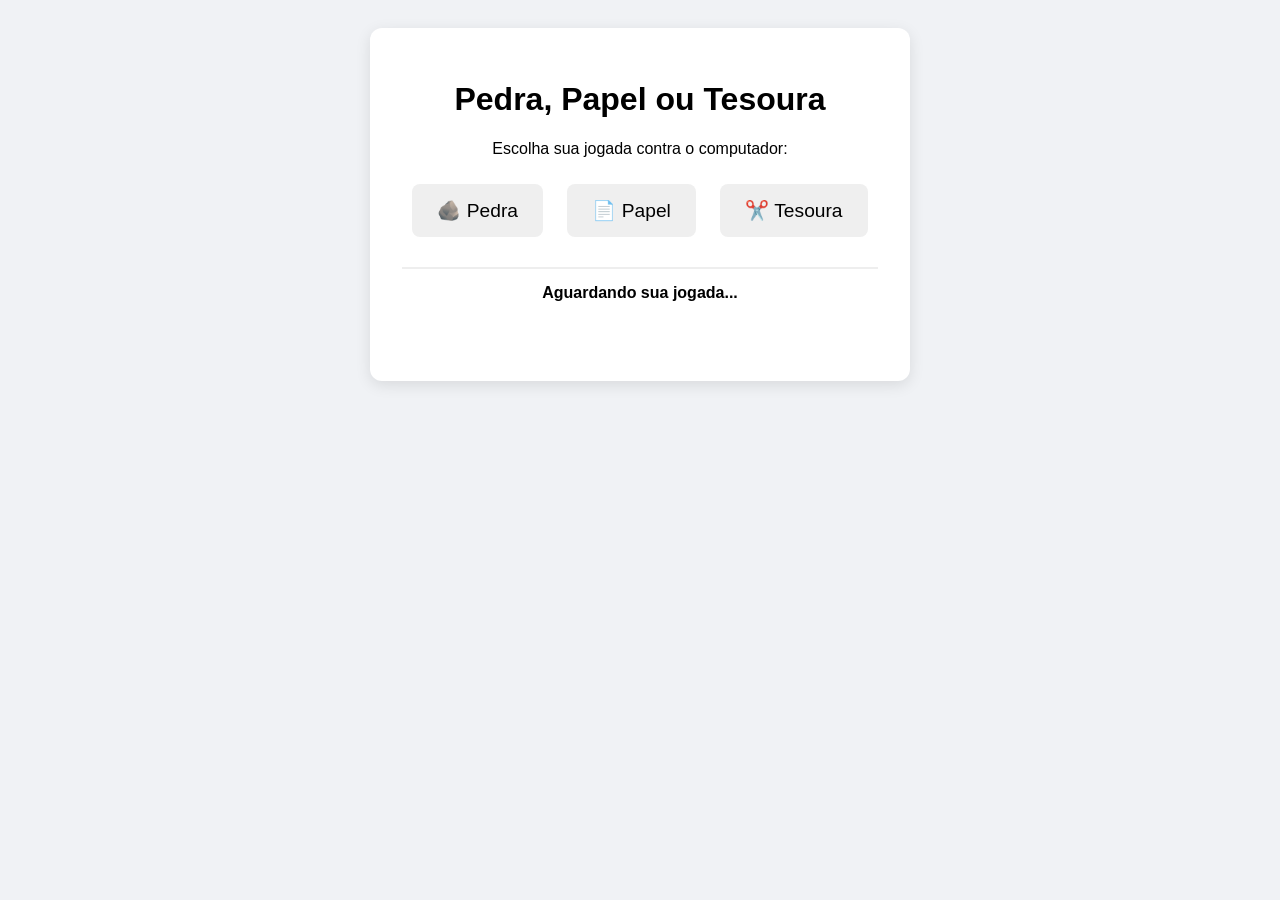
<file: Atividade 07/index.html>
<!DOCTYPE html>
<html lang="pt-br">
<head>
    <meta charset="UTF-8">
    <meta name="viewport" content="width=device-width, initial-scale=1.0">
    <title>Atividade 7 - Pedra, Papel ou Tesoura</title>
    <link rel="stylesheet" href="css/style.css">
</head>
<body>

    <div class="container">
        <h1>Pedra, Papel ou Tesoura</h1>
        <p>Escolha sua jogada contra o computador:</p>

        <div class="options">
            <button onclick="jogar('pedra')">🪨 Pedra</button>
            <button onclick="jogar('papel')">📄 Papel</button>
            <button onclick="jogar('tesoura')">✂️ Tesoura</button>
        </div>

        <div id="resultado">
            Aguardando sua jogada...
        </div>
    </div>

    <script src="js/script.js"></script>
</body>
</html>
</file>
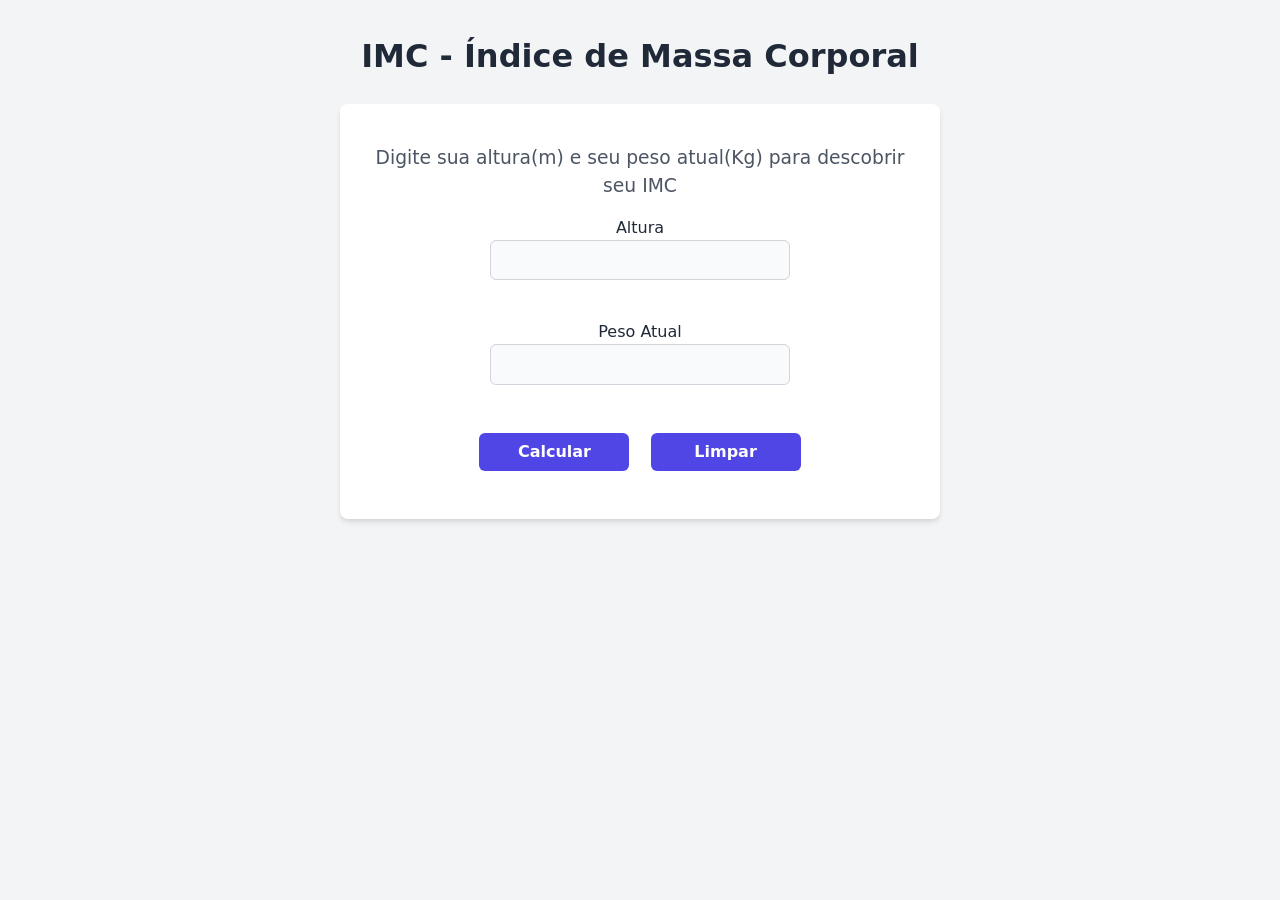
<file: Atividade10/index.html>
<!DOCTYPE html>
<html lang="pt-br">
<head>
    <meta charset="UTF-8">
    <meta name="viewport" content="width=device-width, initial-scale=1.0">
    <title>IMC</title>
    <link rel="stylesheet" href="style.css">
    <script src="arquivo.js"></script>
</head>
<body>
    <main>
        <h1>IMC - Índice de Massa Corporal</h1>
        <section>
            <h3>Digite sua altura(m) e seu peso atual(Kg) para descobrir seu IMC</h3>
            <form class="formIMC">
                <div>
                    <label for="alt">Altura</label> <br>
                    <input type="number" id="alt"> <br><br>

                    <label for="peso">Peso Atual</label> <br>
                    <input type="number" id="peso"> <br><br>
                </div>
                <div>
                    <button type="button" onclick="resultIMC()">Calcular</button>
                    <button type="button" onclick="limpar()">Limpar</button>
                </div>
            </section>
        </form>
    </main>
</body>
</html>
</file>
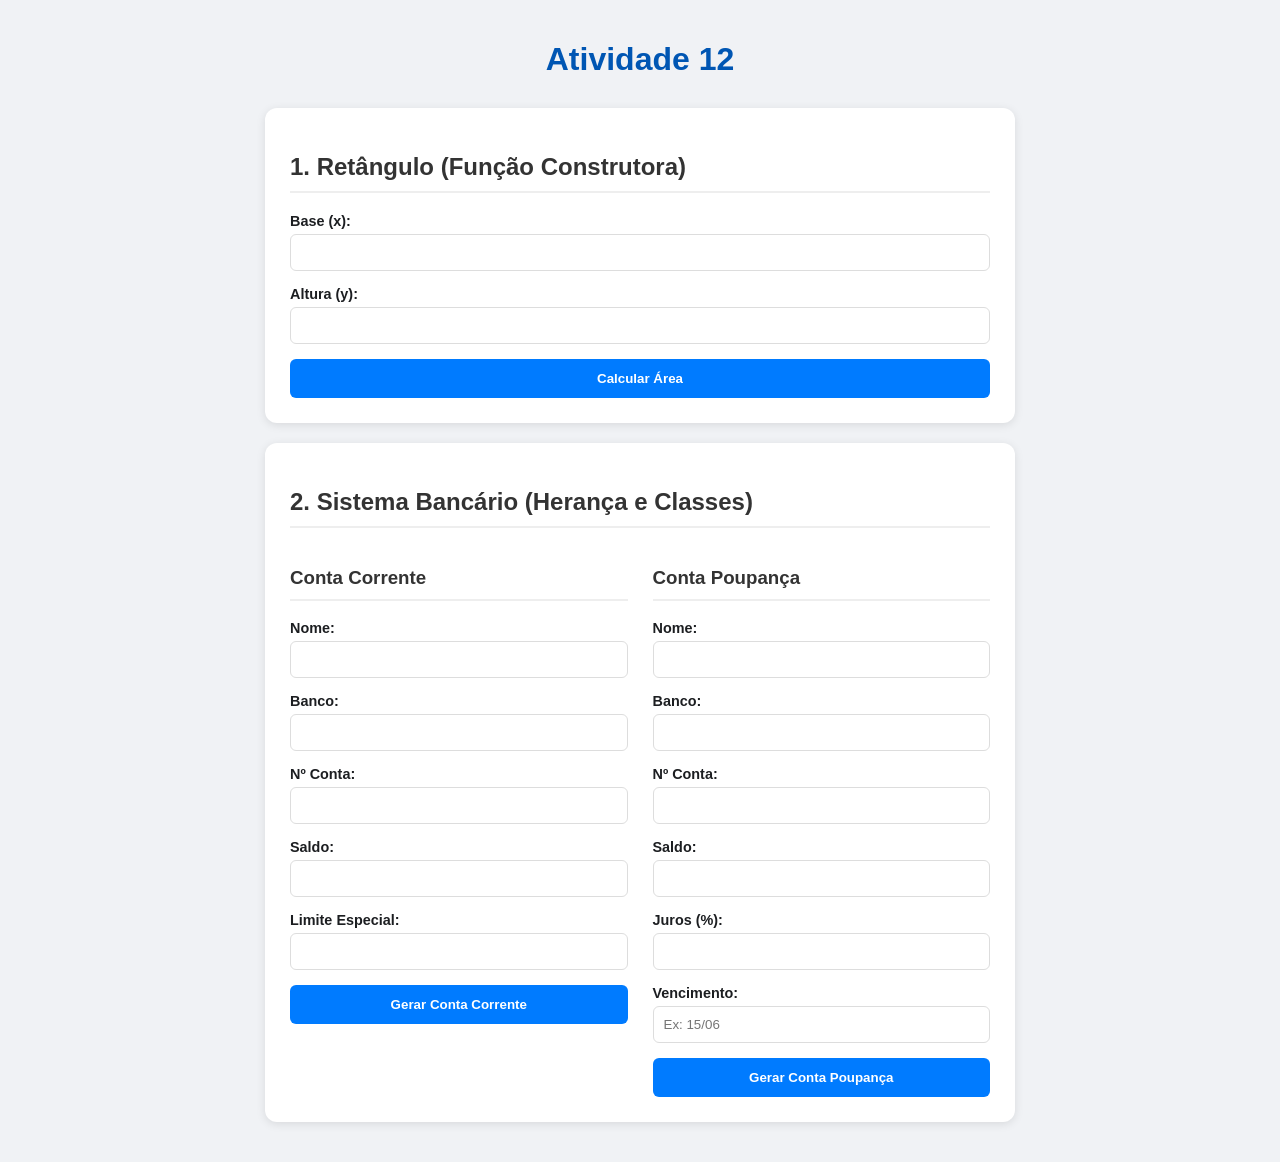
<file: Atividade12/index.html>
<!DOCTYPE html>
<html lang="pt-BR">
<head>
    <meta charset="UTF-8">
    <meta name="viewport" content="width=device-width, initial-scale=1.0">
    <title>Atividade 12 - PWEB</title>
    <style>
        body {
            font-family: 'Segoe UI', Tahoma, Geneva, Verdana, sans-serif;
            background-color: #f0f2f5;
            color: #1c1e21;
            margin: 0;
            padding: 20px;
            display: flex;
            flex-direction: column;
            align-items: center;
        }
        .card {
            background: #fff;
            padding: 25px;
            margin-bottom: 20px;
            border-radius: 12px;
            box-shadow: 0 2px 10px rgba(0,0,0,0.1);
            width: 100%;
            max-width: 700px;
        }
        h1 { color: #0056b3; margin-bottom: 30px; }
        h2, h3 { color: #333; border-bottom: 2px solid #eee; padding-bottom: 10px; }
        .form-group { margin-bottom: 15px; }
        label { display: block; margin-bottom: 5px; font-weight: 600; font-size: 0.9em; }
        input {
            width: 100%;
            padding: 10px;
            border: 1px solid #ddd;
            border-radius: 6px;
            box-sizing: border-box;
        }
        button {
            background-color: #007bff;
            color: white;
            padding: 12px 20px;
            border: none;
            border-radius: 6px;
            cursor: pointer;
            font-weight: bold;
            transition: background 0.3s;
            width: 100%;
        }
        .resultado {
            margin-top: 20px;
            padding: 15px;
            background-color: #f8f9fa;
            border-left: 5px solid #28a745;
            border-radius: 4px;
            white-space: pre-wrap;
            display: none;
            font-family: 'Courier New', Courier, monospace;
            font-size: 0.95em;
        }
        .grid-forms {
            display: grid;
            grid-template-columns: 1fr 1fr;
            gap: 25px;
        }
        @media (max-width: 600px) {
            .grid-forms { grid-template-columns: 1fr; }
        }
    </style>
</head>
<body>

    <h1>Atividade 12</h1>

    <div class="card">
        <h2>1. Retângulo (Função Construtora)</h2>
        <form id="formRetangulo">
            <div class="form-group">
                <label>Base (x):</label>
                <input type="number" id="baseRet" step="0.01" required>
            </div>
            <div class="form-group">
                <label>Altura (y):</label>
                <input type="number" id="alturaRet" step="0.01" required>
            </div>
            <button type="submit">Calcular Área</button>
        </form>
        <div id="resRetangulo" class="resultado"></div>
    </div>

    <div class="card">
        <h2>2. Sistema Bancário (Herança e Classes)</h2>
        <div class="grid-forms">
            <form id="formCorrente">
                <h3>Conta Corrente</h3>
                <div class="form-group"><label>Nome:</label><input type="text" id="nomeC" required></div>
                <div class="form-group"><label>Banco:</label><input type="text" id="bancoC" required></div>
                <div class="form-group"><label>Nº Conta:</label><input type="text" id="numC" required></div>
                <div class="form-group"><label>Saldo:</label><input type="number" step="0.01" id="saldoC" required></div>
                <div class="form-group"><label>Limite Especial:</label><input type="number" step="0.01" id="limiteC" required></div>
                <button type="submit">Gerar Conta Corrente</button>
                <div id="resCorrente" class="resultado"></div>
            </form>

            <form id="formPoupanca">
                <h3>Conta Poupança</h3>
                <div class="form-group"><label>Nome:</label><input type="text" id="nomeP" required></div>
                <div class="form-group"><label>Banco:</label><input type="text" id="bancoP" required></div>
                <div class="form-group"><label>Nº Conta:</label><input type="text" id="numP" required></div>
                <div class="form-group"><label>Saldo:</label><input type="number" step="0.01" id="saldoP" required></div>
                <div class="form-group"><label>Juros (%):</label><input type="number" step="0.01" id="jurosP" required></div>
                <div class="form-group"><label>Vencimento:</label><input type="text" id="vencimentoP" placeholder="Ex: 15/06" required></div>
                <button type="submit">Gerar Conta Poupança</button>
                <div id="resPoupanca" class="resultado"></div>
            </form>
        </div>
    </div>

    <script src="script.js"></script>
</body>
</html>
</file>
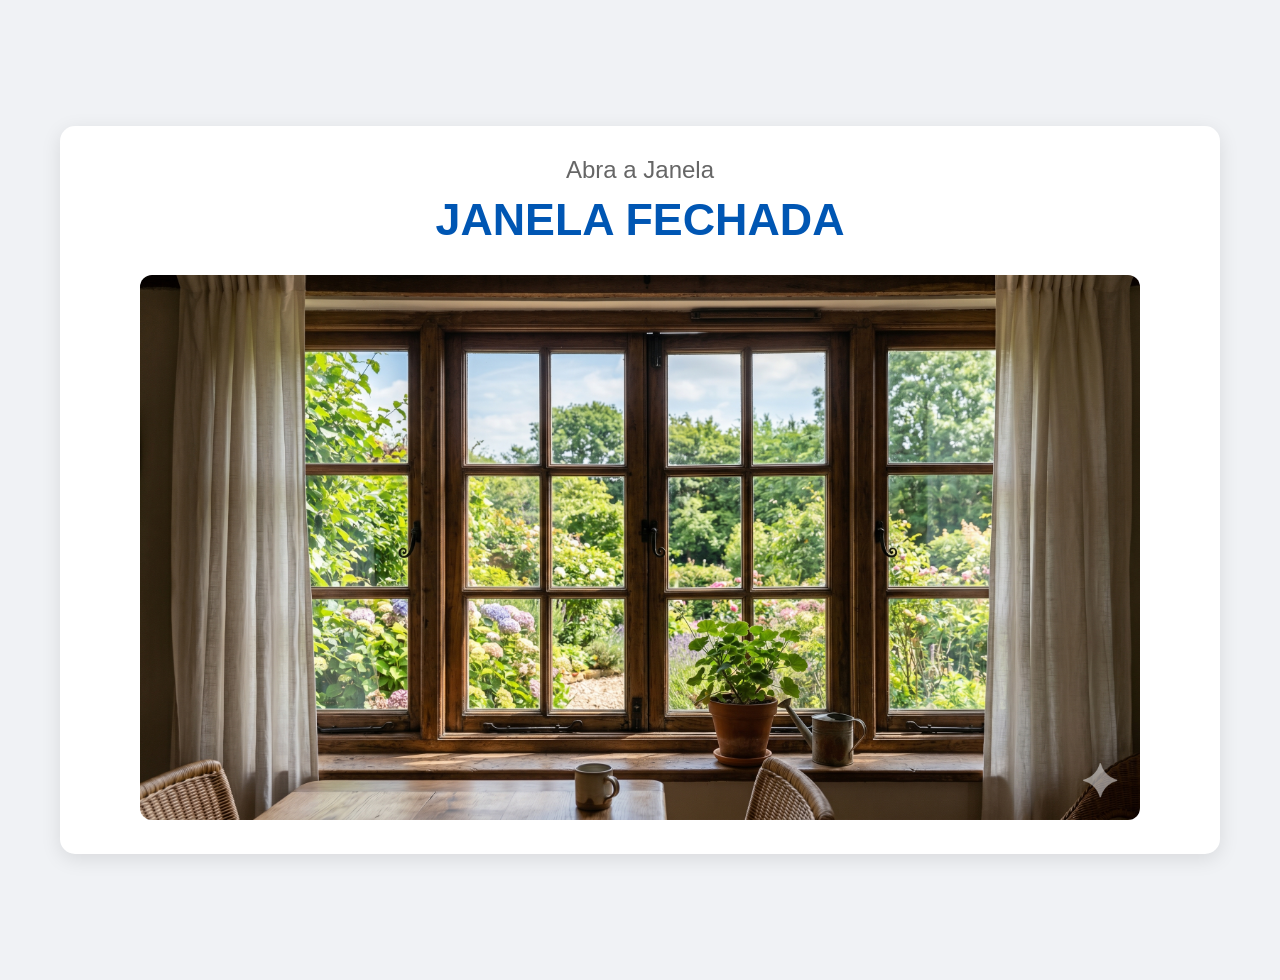
<file: Atividade13/index.html>
<!DOCTYPE html>
<html lang="pt-BR">
<head>
    <meta charset="UTF-8">
    <meta name="viewport" content="width=device-width, initial-scale=1.0">
    <title>Exercício da Janela</title>
    <style>
        body {
            font-family: 'Segoe UI', Tahoma, Geneva, Verdana, sans-serif;
            background-color: #f0f2f5;
            color: #333;
            margin: 0;
            padding: 40px;
            display: flex;
            justify-content: center;
            align-items: center;
            min-height: 100vh;
        }
        #container {
            background-color: #fff;
            padding: 30px;
            border-radius: 15px;
            box-shadow: 0 5px 20px rgba(0,0,0,0.1);
            text-align: center;
            width: 100%;
            max-width: 1100px;
        }
        #titulo {
            font-size: 1.5em;
            color: #666;
            margin-bottom: 10px;
            margin-top: 0;
        }
        #estadoJanela {
            font-size: 2.8em;
            color: #0056b3;
            margin: 10px 0 30px 0;
            text-transform: uppercase;
            font-weight: 700;
        }
        #imagemJanela {
            width: 100%;
            max-width: 1000px;
            height: auto;
            border-radius: 12px;
            cursor: pointer;
        }
    </style>
</head>
<body>

    <div id="container">
        <p id="titulo">Abra a Janela</p>
        
        <h1 id="estadoJanela">Janela Fechada</h1>
        
        <img src="Janela fechada.png" id="imagemJanela" alt="Janela">
    </div>

    <script src="script.js"></script>

</body>
</html>
</file>
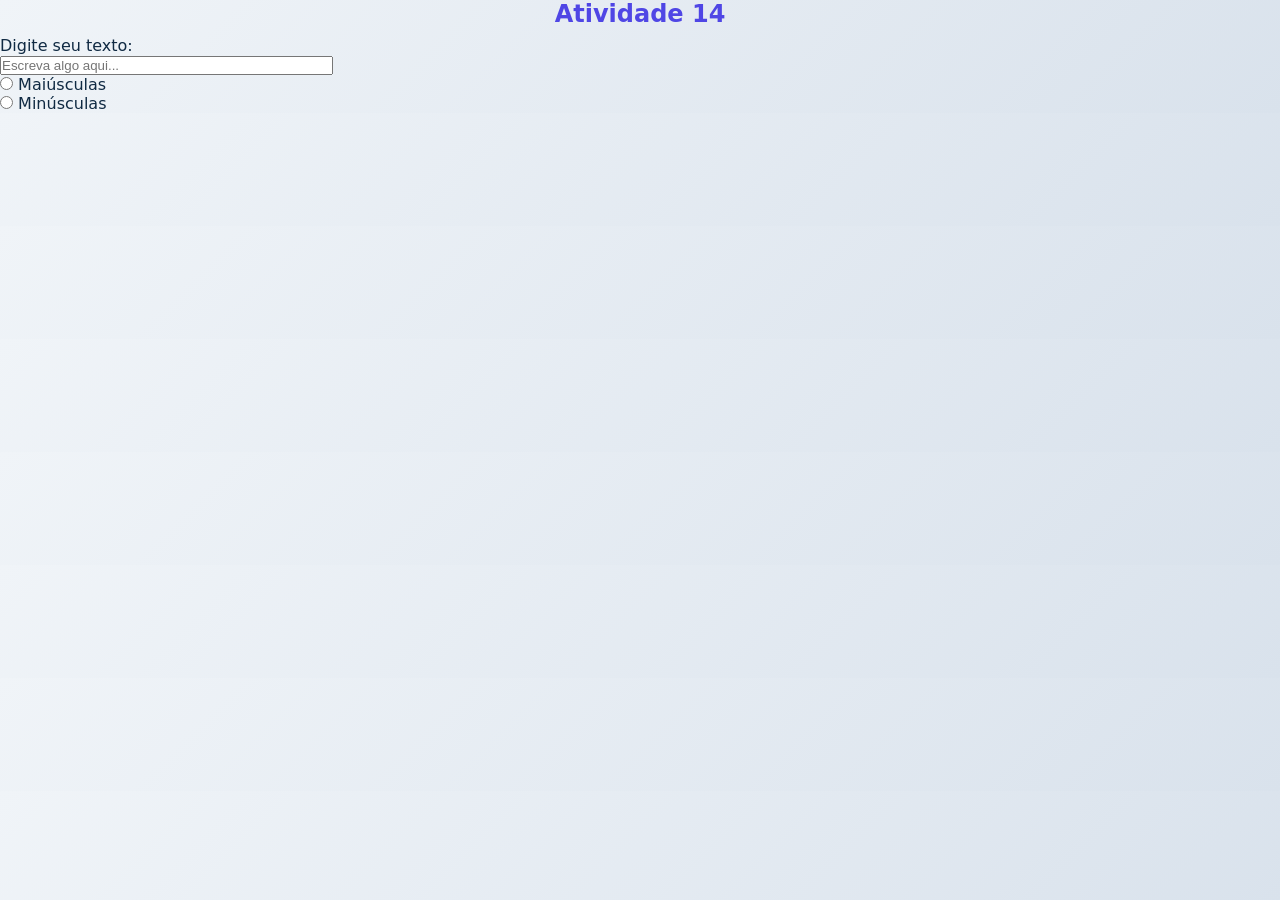
<file: Atividade14/index.html>
<!DOCTYPE html>
<html lang="pt-BR">
<head>
    <meta charset="UTF-8">
    <meta name="viewport" content="width=device-width, initial-scale=1.0">
    <title>Atividade 14 - Transformador de Texto</title>
    <link rel="stylesheet" href="style.css">
</head>
<body>

    <h2>Atividade 14</h2>

    <div class="grupo">
        <label for="meuTexto">Digite seu texto:</label><br>
        <input type="text" id="meuTexto" placeholder="Escreva algo aqui..." size="40">
    </div>

    <div class="grupo">
        <input type="radio" id="btnMaiuscula" name="formatoTexto">
        <label for="btnMaiuscula">Maiúsculas</label>
        <br>
        <input type="radio" id="btnMinuscula" name="formatoTexto">
        <label for="btnMinuscula">Minúsculas</label>
    </div>

    <script src="script.js"></script>

</body>
</html>
</file>
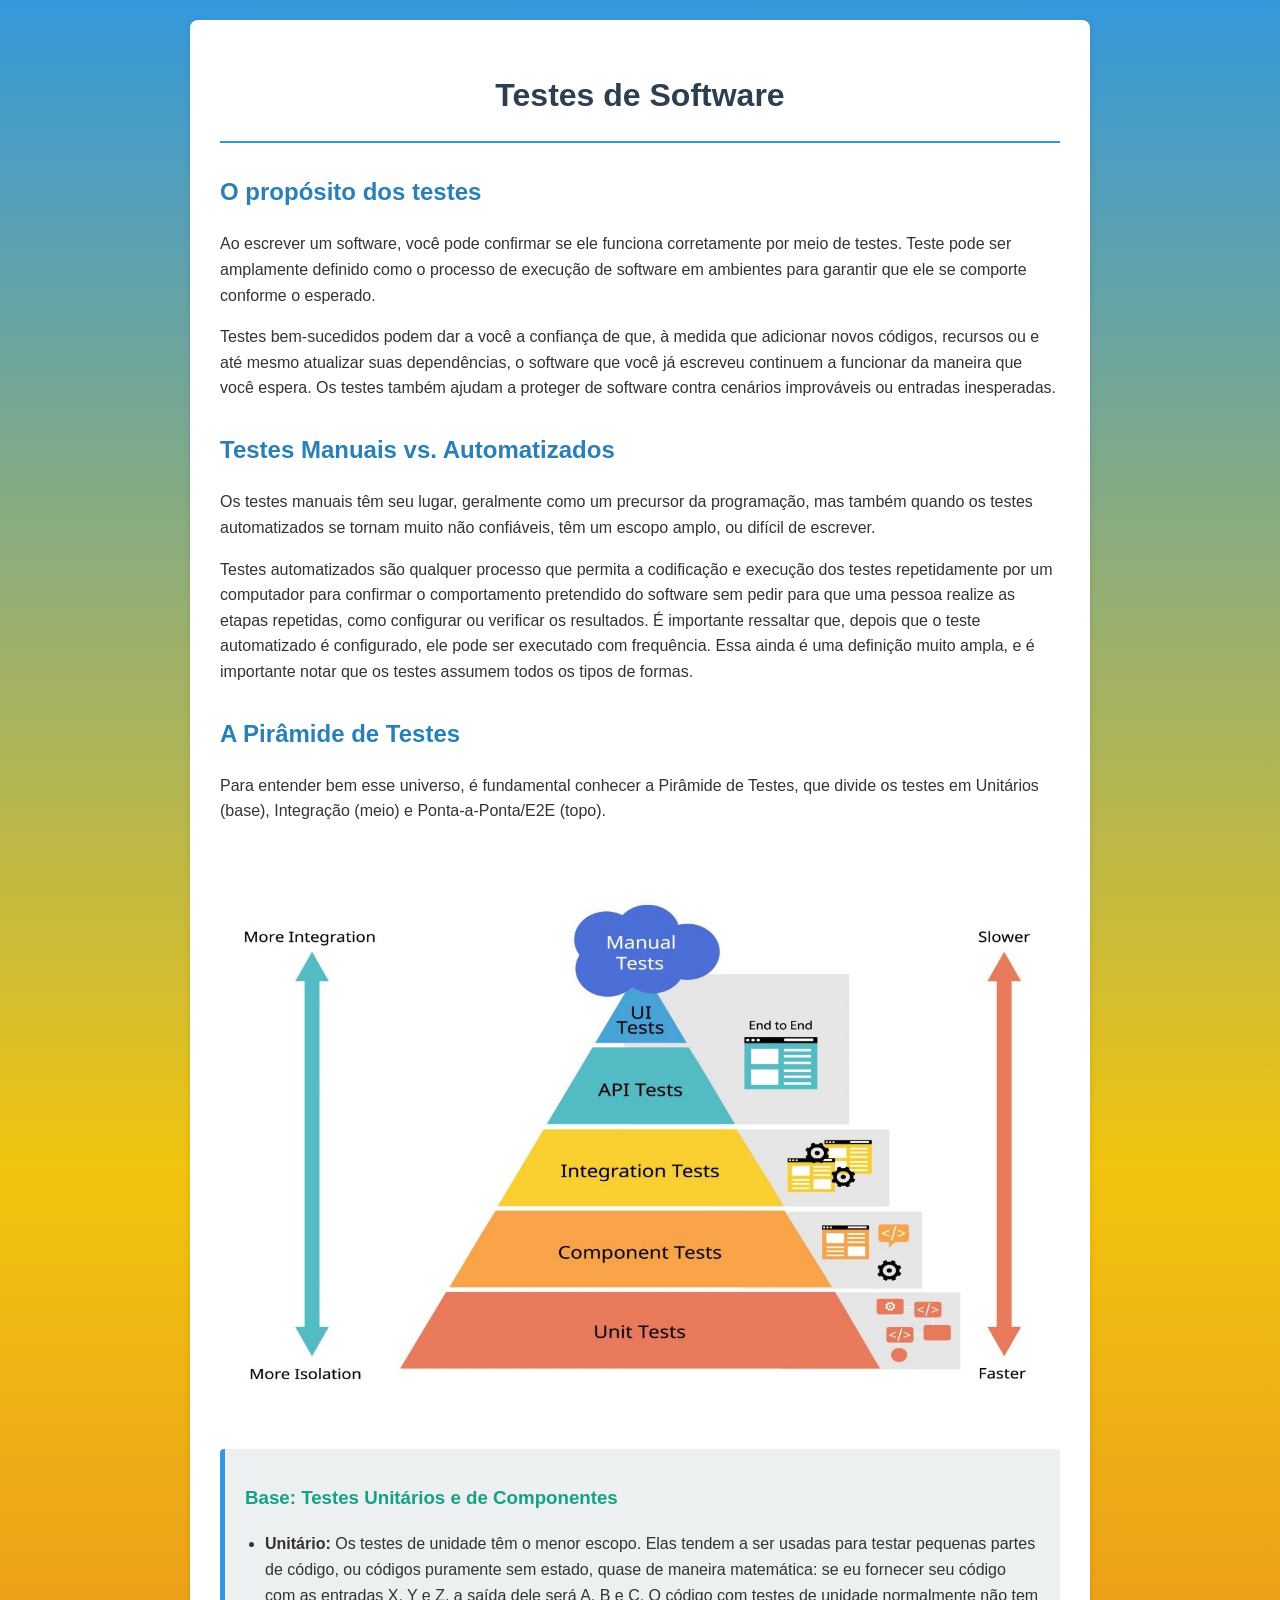
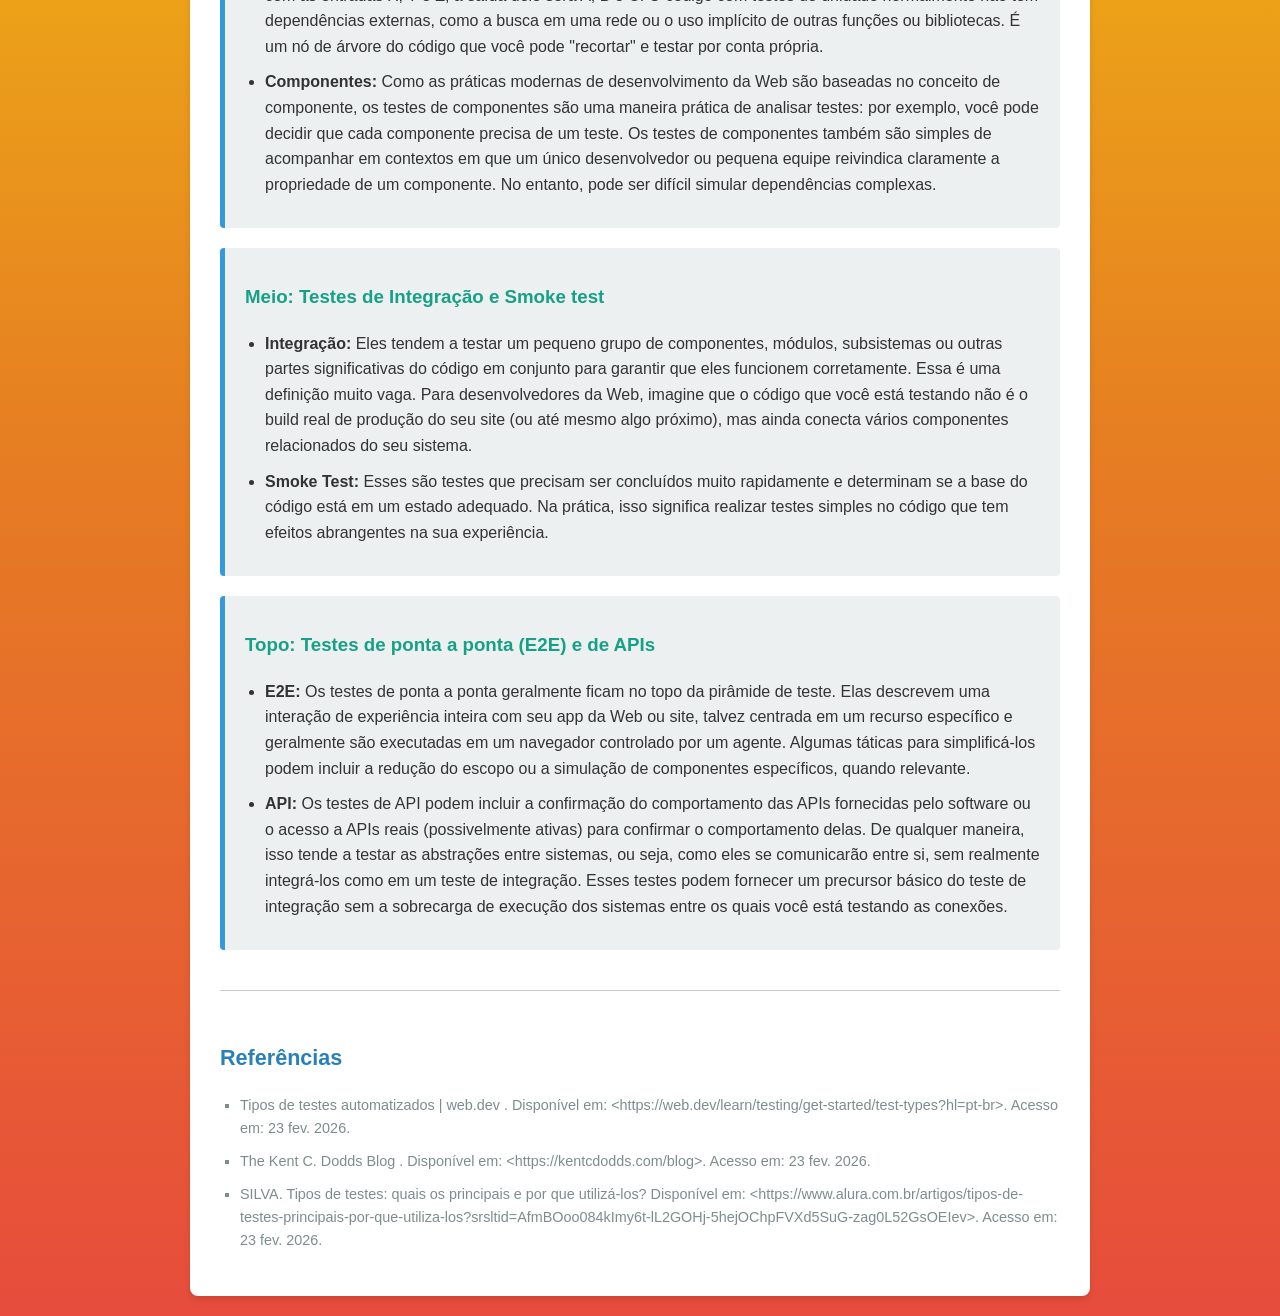
<file: Atividade3/index.html>
<!DOCTYPE html>
<html lang="pt-BR">
<head>
    <meta charset="UTF-8">
    <meta name="viewport" content="width=device-width, initial-scale=1.0">
    <title>Testes de Software</title>
    <link rel="stylesheet" href="style.css">
</head>
<body>

    <div class="container">
        <header>
            <h1>Testes de Software</h1>
        </header>

        <section>
            <h2>O propósito dos testes</h2>
            <p>Ao escrever um software, você pode confirmar se ele funciona corretamente por meio de testes. Teste pode ser amplamente definido como o processo de execução de software em ambientes para garantir que ele se comporte conforme o esperado.</p>
            <p>Testes bem-sucedidos podem dar a você a confiança de que, à medida que adicionar novos códigos, recursos ou e até mesmo atualizar suas dependências, o software que você já escreveu continuem a funcionar da maneira que você espera. Os testes também ajudam a proteger de software contra cenários improváveis ou entradas inesperadas.</p>
        </section>

        <section>
            <h2>Testes Manuais vs. Automatizados</h2>
            <p>Os testes manuais têm seu lugar, geralmente como um precursor da programação, mas também quando os testes automatizados se tornam muito não confiáveis, têm um escopo amplo, ou difícil de escrever.</p>
            <p>Testes automatizados são qualquer processo que permita a codificação e execução dos testes repetidamente por um computador para confirmar o comportamento pretendido do software sem pedir para que uma pessoa realize as etapas repetidas, como configurar ou verificar os resultados. É importante ressaltar que, depois que o teste automatizado é configurado, ele pode ser executado com frequência. Essa ainda é uma definição muito ampla, e é importante notar que os testes assumem todos os tipos de formas.</p>
        </section>

        <section>
            <h2>A Pirâmide de Testes</h2>
            <p>Para entender bem esse universo, é fundamental conhecer a Pirâmide de Testes, que divide os testes em Unitários (base), Integração (meio) e Ponta-a-Ponta/E2E (topo).</p>

            <img src="pyramid.jpg" alt="Pirâmide de Testes" class="pyramid-image">

            <div class="pyramid-section">
                <h3>Base: Testes Unitários e de Componentes</h3>
                <ul>
                    <li><strong>Unitário:</strong> Os testes de unidade têm o menor escopo. Elas tendem a ser usadas para testar pequenas partes de código, ou códigos puramente sem estado, quase de maneira matemática: se eu fornecer seu código com as entradas X, Y e Z, a saída dele será A, B e C. O código com testes de unidade normalmente não tem dependências externas, como a busca em uma rede ou o uso implícito de outras funções ou bibliotecas. É um nó de árvore do código que você pode "recortar" e testar por conta própria.</li>
                    <li><strong>Componentes:</strong> Como as práticas modernas de desenvolvimento da Web são baseadas no conceito de componente, os testes de componentes são uma maneira prática de analisar testes: por exemplo, você pode decidir que cada componente precisa de um teste. Os testes de componentes também são simples de acompanhar em contextos em que um único desenvolvedor ou pequena equipe reivindica claramente a propriedade de um componente. No entanto, pode ser difícil simular dependências complexas.</li>
                </ul>
            </div>

            <div class="pyramid-section">
                <h3>Meio: Testes de Integração e Smoke test</h3>
                <ul>
                    <li><strong>Integração:</strong> Eles tendem a testar um pequeno grupo de componentes, módulos, subsistemas ou outras partes significativas do código em conjunto para garantir que eles funcionem corretamente. Essa é uma definição muito vaga. Para desenvolvedores da Web, imagine que o código que você está testando não é o build real de produção do seu site (ou até mesmo algo próximo), mas ainda conecta vários componentes relacionados do seu sistema.</li>
                    <li><strong>Smoke Test:</strong> Esses são testes que precisam ser concluídos muito rapidamente e determinam se a base do código está em um estado adequado. Na prática, isso significa realizar testes simples no código que tem efeitos abrangentes na sua experiência.</li>
                </ul>
            </div>

            <div class="pyramid-section">
                <h3>Topo: Testes de ponta a ponta (E2E) e de APIs </h3>
                <ul>
                    <li><strong>E2E:</strong> Os testes de ponta a ponta geralmente ficam no topo da pirâmide de teste. Elas descrevem uma interação de experiência inteira com seu app da Web ou site, talvez centrada em um recurso específico e geralmente são executadas em um navegador controlado por um agente. Algumas táticas para simplificá-los podem incluir a redução do escopo ou a simulação de componentes específicos, quando relevante.</li>
                    <li><strong>API:</strong> Os testes de API podem incluir a confirmação do comportamento das APIs fornecidas pelo software ou o acesso a APIs reais (possivelmente ativas) para confirmar o comportamento delas. De qualquer maneira, isso tende a testar as abstrações entre sistemas, ou seja, como eles se comunicarão entre si, sem realmente integrá-los como em um teste de integração. Esses testes podem fornecer um precursor básico do teste de integração sem a sobrecarga de execução dos sistemas entre os quais você está testando as conexões.</li>
                </ul>
            </div>
        </section>

        <section class="references">
            <h2>Referências</h2>
            <ul>
                <li>Tipos de testes automatizados | web.dev . Disponível em: &lt;https://web.dev/learn/testing/get-started/test-types?hl=pt-br&gt;. Acesso em: 23 fev. 2026.</li>
                <li>The Kent C. Dodds Blog . Disponível em: &lt;https://kentcdodds.com/blog&gt;. Acesso em: 23 fev. 2026.</li>
                <li>SILVA. Tipos de testes: quais os principais e por que utilizá-los? Disponível em: &lt;https://www.alura.com.br/artigos/tipos-de-testes-principais-por-que-utiliza-los?srsltid=AfmBOoo084kImy6t-lL2GOHj-5hejOChpFVXd5SuG-zag0L52GsOEIev&gt;. Acesso em: 23 fev. 2026.</li>
            </ul>
        </section>
    </div>

</body>
</html>
</file>
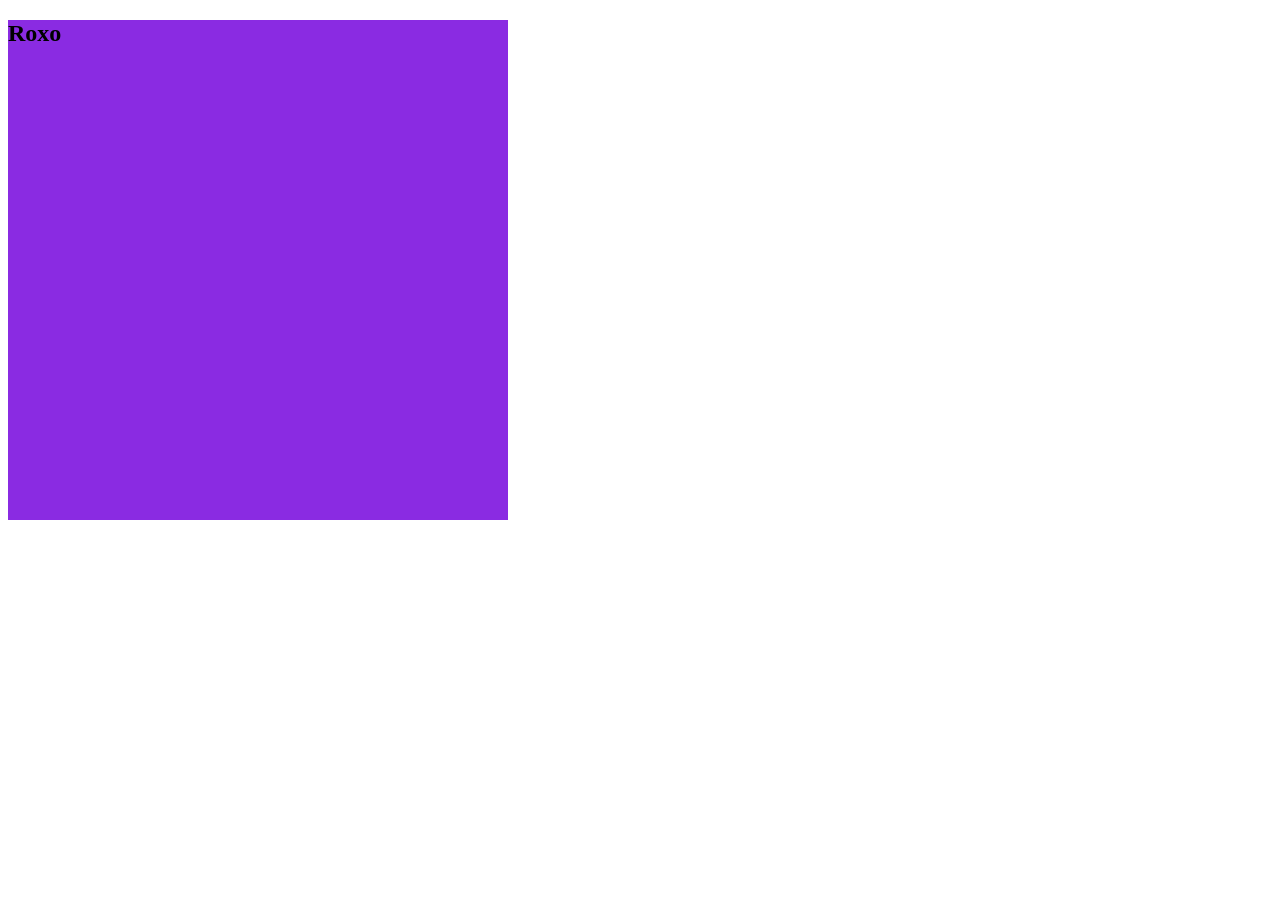
<file: Atividade5/index.html>
<!DOCTYPE html>
<html lang="en">
<head>
    <meta charset="UTF-8">
    <meta name="viewport" content="width=device-width, initial-scale=1.0">
    <link rel="stylesheet" href="style.css">
    <title>Document</title>
</head>
<body>
    <div id="container">
        <h2></h2>
    </div>
</body>
</html>
</file>
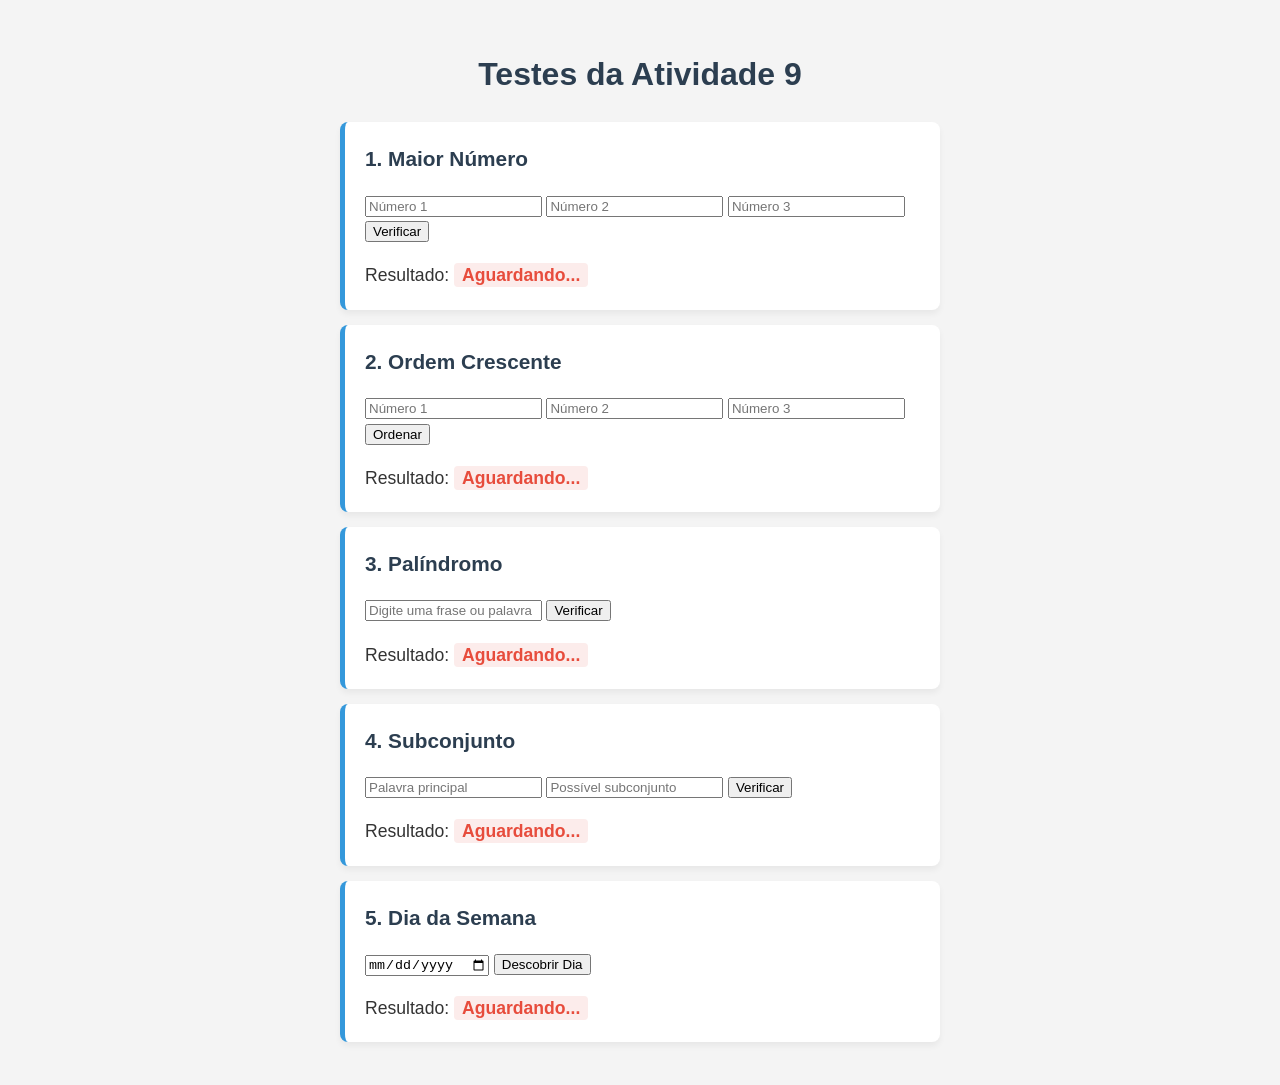
<file: Atividade9/index.html>
<!DOCTYPE html>
<html lang="pt-br">
<head>
    <meta charset="UTF-8">
    <meta name="viewport" content="width=device-width, initial-scale=1.0">
    <title>Atividade 9 - Funções JS (Interativo)</title>
    <link rel="stylesheet" href="css/style.css">
</head>
<body>

    <div class="container">
        <h1>Testes da Atividade 9</h1>

        <div class="card">
            <h2>1. Maior Número</h2>
            <input type="number" id="c1_n1" placeholder="Número 1">
            <input type="number" id="c1_n2" placeholder="Número 2">
            <input type="number" id="c1_n3" placeholder="Número 3">
            <button onclick="executarMaior()">Verificar</button>
            <p>Resultado: <span id="res1" class="resultado">Aguardando...</span></p>
        </div>

        <div class="card">
            <h2>2. Ordem Crescente</h2>
            <input type="number" id="c2_n1" placeholder="Número 1">
            <input type="number" id="c2_n2" placeholder="Número 2">
            <input type="number" id="c2_n3" placeholder="Número 3">
            <button onclick="executarOrdem()">Ordenar</button>
            <p>Resultado: <span id="res2" class="resultado">Aguardando...</span></p>
        </div>

        <div class="card">
            <h2>3. Palíndromo</h2>
            <input type="text" id="c3_texto" placeholder="Digite uma frase ou palavra">
            <button onclick="executarPalindromo()">Verificar</button>
            <p>Resultado: <span id="res3" class="resultado">Aguardando...</span></p>
        </div>

        <div class="card">
            <h2>4. Subconjunto</h2>
            <input type="text" id="c4_p1" placeholder="Palavra principal">
            <input type="text" id="c4_p2" placeholder="Possível subconjunto">
            <button onclick="executarSubconjunto()">Verificar</button>
            <p>Resultado: <span id="res4" class="resultado">Aguardando...</span></p>
        </div>

        <div class="card">
            <h2>5. Dia da Semana</h2>
            <input type="date" id="c5_data">
            <button onclick="executarData()">Descobrir Dia</button>
            <p>Resultado: <span id="res5" class="resultado">Aguardando...</span></p>
        </div>
    </div>

    <script src="js/script.js"></script>
</body>
</html>
</file>
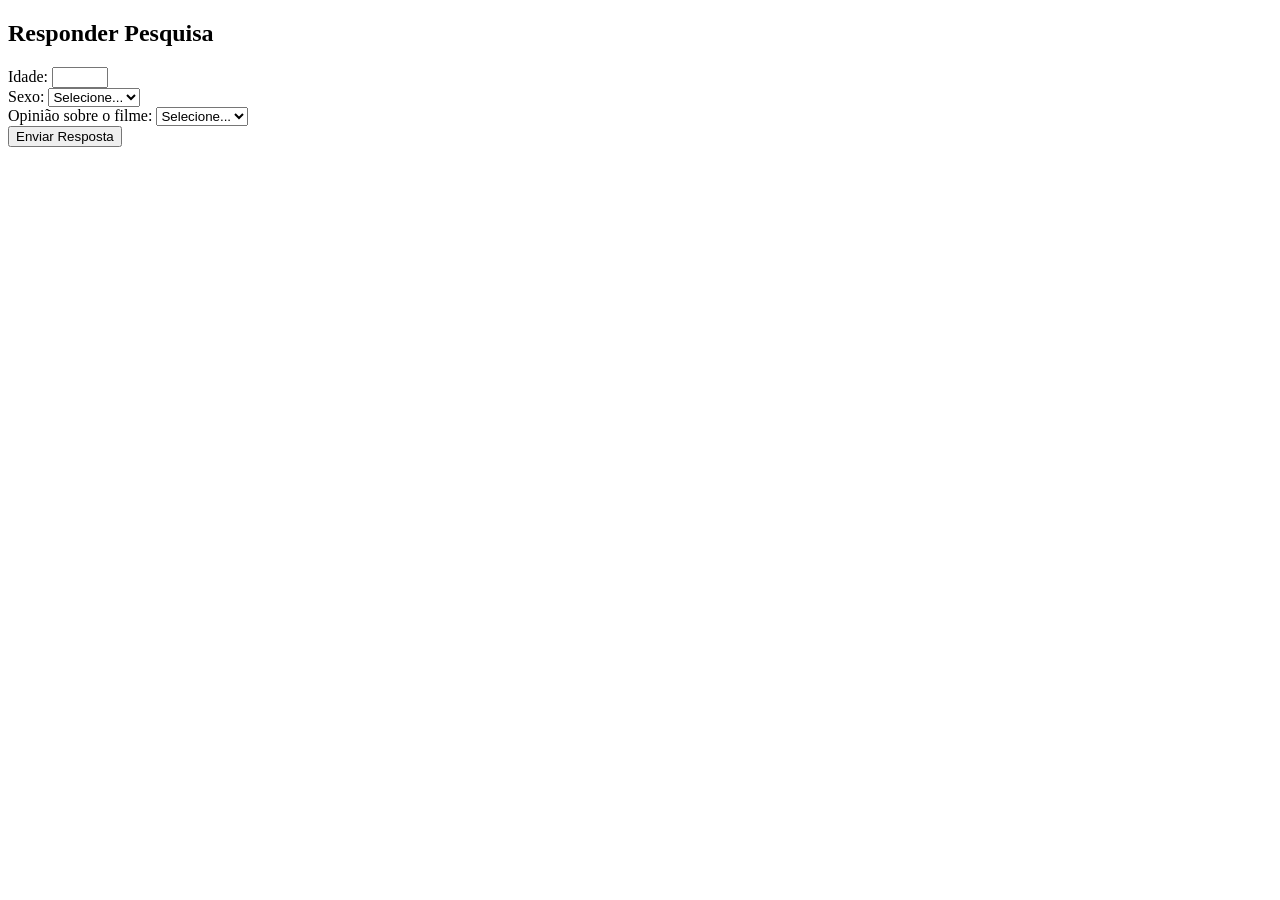
<file: Atividade8/Pesquisa de Filme.html>
<!DOCTYPE html>
<html lang="pt-BR">
<head>
    <meta charset="UTF-8">
    <meta name="viewport" content="width=device-width, initial-scale=1.0">
    <title>Pesquisa de Opinião</title>
</head>
<body>
    <div class="card">
        <h2>Responder Pesquisa</h2>
        <form id="formPesquisa">
            <div class="form-group">
                <label for="idade">Idade:</label>
                <input type="number" id="idade" required min="10" max="120">
            </div>

            <div class="form-group">
                <label for="sexo">Sexo:</label>
                <select id="sexo" required>
                    <option value="">Selecione...</option>
                    <option value="feminino">Feminino</option>
                    <option value="masculino">Masculino</option>
                    <option value="outros">Outros</option>
                </select>
            </div>

            <div class="form-group">
                <label for="opiniao">Opinião sobre o filme:</label>
                <select id="opiniao" required>
                    <option value="">Selecione...</option>
                    <option value="4">Ótimo</option>
                    <option value="3">Bom</option>
                    <option value="2">Regular</option>
                    <option value="1">Péssimo</option>
                </select>
            </div>

            <button type="submit">Enviar Resposta</button>
        </form>
    </div>

    <div class="card" id="painelResultados" style="display: none;">
        <h2>Resultados em Tempo Real</h2>
        <p>Total de respostas: <span id="resTotal" class="destaque">0</span></p>
        <p>Média de idade: <span id="resMedia">0</span> anos</p>
        <p>Mais velho: <span id="resVelho">0</span> | Mais novo: <span id="resNovo">0</span></p>
        <p>Votos 'Péssimo': <span id="resPessimo">0</span></p>
        <p>Votos 'Ótimo' ou 'Bom': <span id="resOtimoBom">0%</span></p>
        <p>Gêneros: <span id="resMulheres">0</span> M | <span id="resHomens">0</span> H | <span id="resOutros">0</span> O</p>
    </div>
    <script>

        let tPessoas = 0;
        let sIdades = 0;
        let maiorIdade = 0;
        let menorIdade = 100;
        let qtdPessimo = 0;
        let qtdOtimo = 0;
        let qtdBom = 0;
        let qtdMulher = 0;
        let qtdHomem = 0;
        let qtdOutros = 0;

        const formulario = document.getElementById('formPesquisa');

        formulario.addEventListener('submit', function(evento) {
            evento.preventDefault();

            const idadeDigitada = parseInt(document.getElementById('idade').value);
            const sexoEscolhido = document.getElementById('sexo').value;
            const opiniaoEscolhida = parseInt(document.getElementById('opiniao').value);

            tPessoas++;
            sIdades += idadeDigitada;

            if (idadeDigitada > maiorIdade) {
                maiorIdade = idadeDigitada;
            }
            if (idadeDigitada < menorIdade) {
                menorIdade = idadeDigitada;
            }

            if (opiniaoEscolhida === 1) {
                qtdPessimo++;
            } else if (opiniaoEscolhida === 3) {
                qtdBom++;
            } else if (opiniaoEscolhida === 4) {
                qtdOtimo++; 
            }

            if (sexoEscolhido === 'feminino') {
                qtdMulher++;
            } else if (sexoEscolhido === 'masculino') {
                qtdHomem++;
            } else if (sexoEscolhido === 'outros') {
                qtdOutros++;
            }
            
            const mediaIdades = sIdades / tPessoas;
            const tOtimoBom = qtdOtimo + qtdBom;
            const porcOtimoBom = (tOtimoBom / tPessoas) * 100;
        
            document.getElementById('painelResultados').style.display = 'block';
                
            document.getElementById('resTotal').innerText = tPessoas;
            document.getElementById('resMedia').innerText = mediaIdades.toFixed(1);
            document.getElementById('resVelho').innerText = maiorIdade;
            document.getElementById('resNovo').innerText = menorIdade;
            document.getElementById('resPessimo').innerText = qtdPessimo;
            document.getElementById('resOtimoBom').innerText = porcOtimoBom.toFixed(1) + '%';
            document.getElementById('resMulheres').innerText = qtdMulher;
            document.getElementById('resHomens').innerText = qtdHomem;
            document.getElementById('resOutros').innerText = qtdOutros;

            formulario.reset();
            document.getElementById('idade');
            
        }); 
    </script>
</body>
</html>
</file>
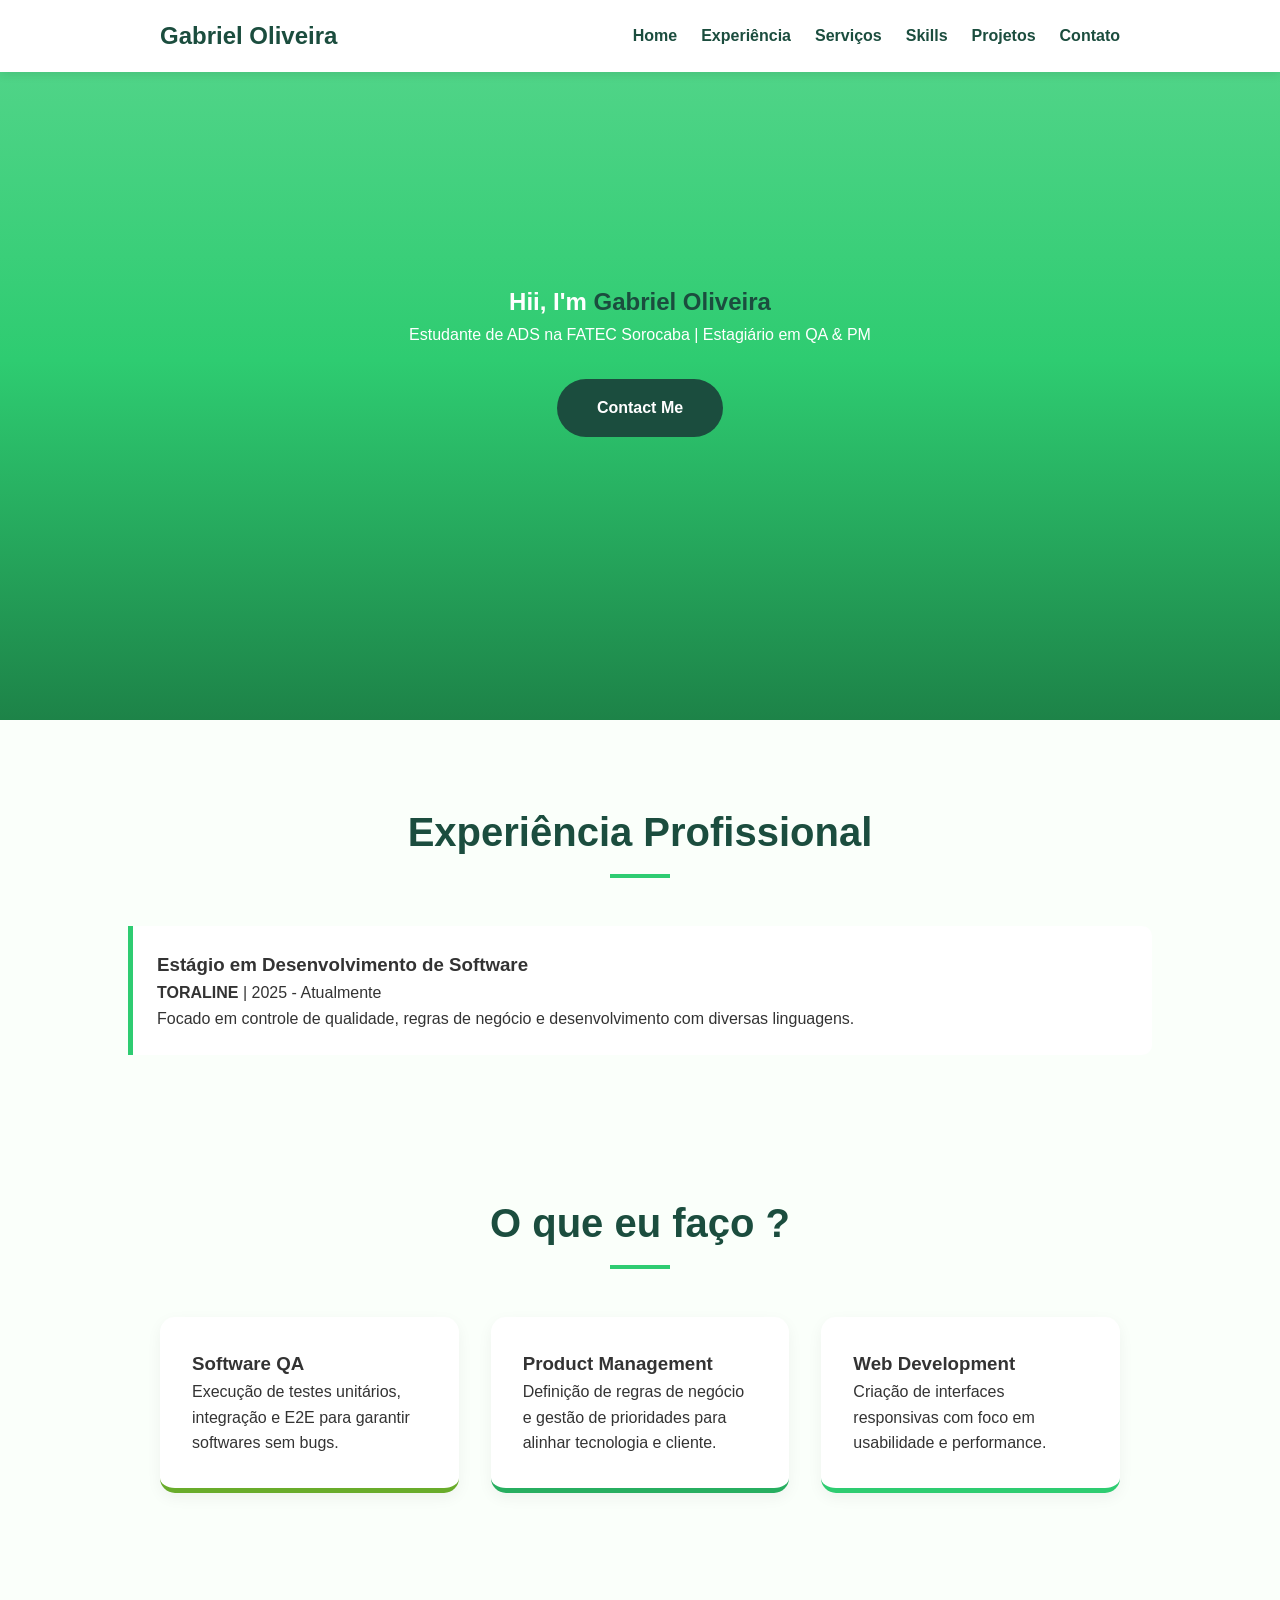
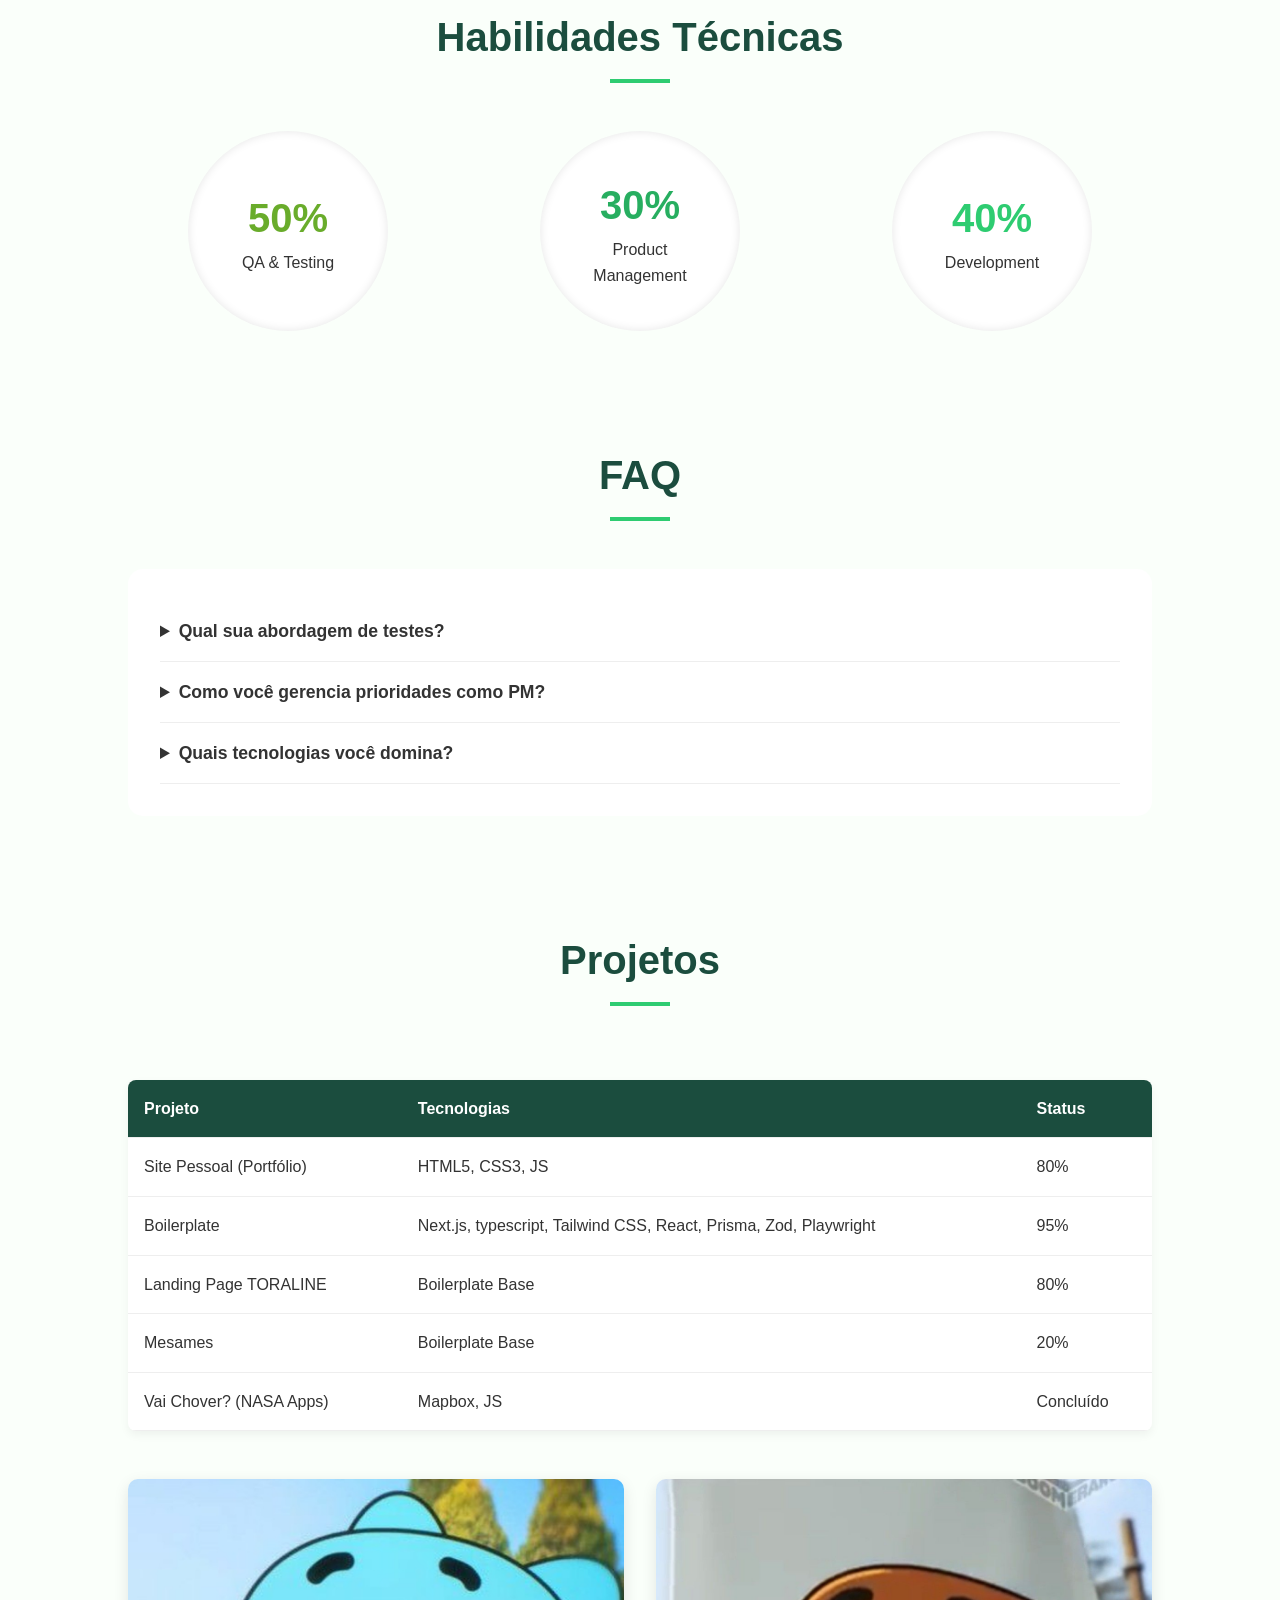
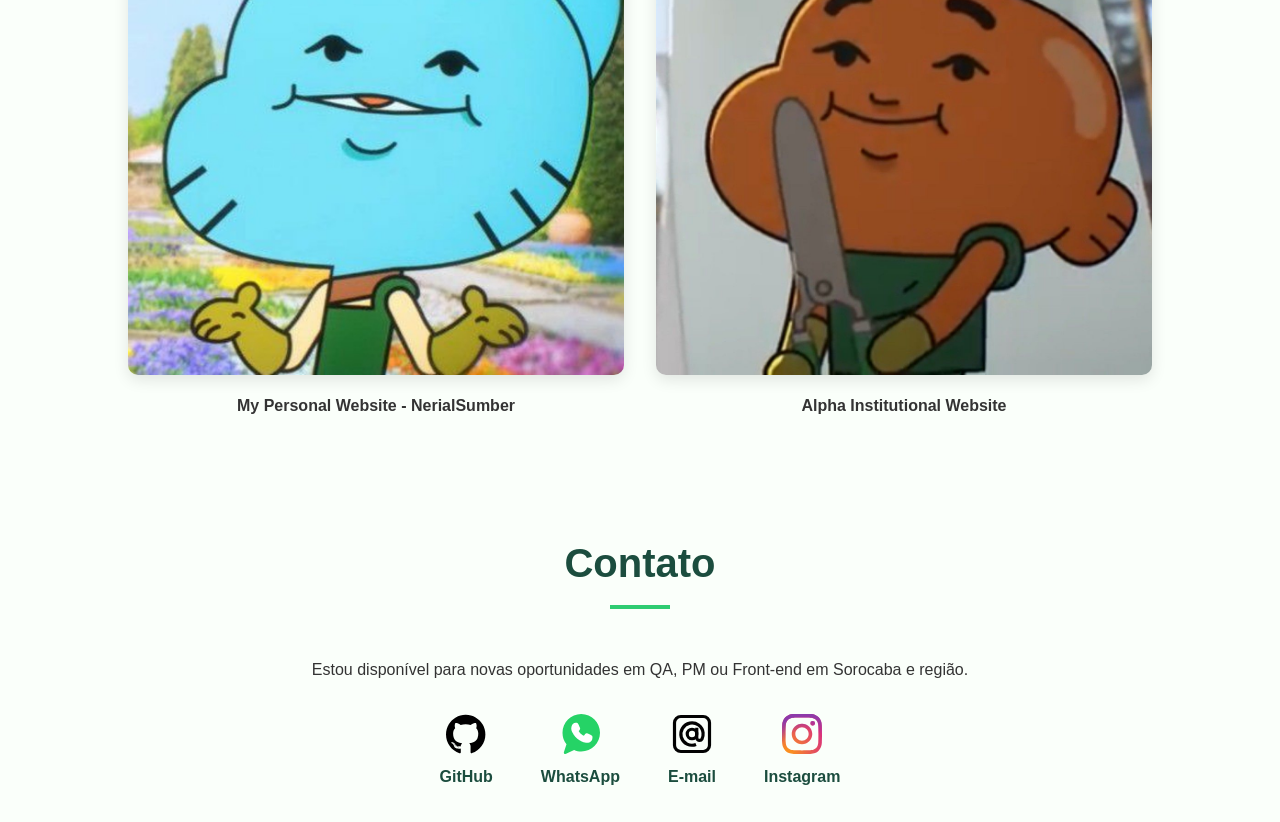
<file: ProjectsPWEB/index (1).html>
<!DOCTYPE html>
<html lang="pt-BR">
<head>
    <meta charset="UTF-8">
    <meta name="viewport" content="width=device-width, initial-scale=1.0">
    <meta name="author" content="Gabriel Oliveira">
    <meta name="description" content="Portfólio de Gabriel Oliveira - QA, PM e Dev Web">
    
    <link rel="stylesheet" href="style.css">

    <title>Gabriel Oliveira | Portfólio</title>
</head>

<body>
    <header>
        <nav class="bd-grid">
            <a href="#home" class="nav-logo">Gabriel Oliveira</a>
            <ul class="nav-list">
                <li><a href="#home" class="nav-link">Home</a></li>
                <li><a href="#experience" class="nav-link">Experiência</a></li>
                <li><a href="#services" class="nav-link">Serviços</a></li>
                <li><a href="#skills" class="nav-link">Skills</a></li>
                <li><a href="#projects" class="nav-link">Projetos</a></li>
                <li><a href="#contact" class="nav-link">Contato</a></li>
            </ul>
        </nav>
    </header>

    <main>
        
        <section class="home-hero" id="home">
            <div class="bd-grid">
                <h1>Hii, I'm <span class="highlight">Gabriel Oliveira</span></h1>
                <p>Estudante de ADS na FATEC Sorocaba | Estagiário em QA & PM</p>
                <a href="#contact" class="button">Contact Me</a>
            </div>
        </section>

        <section class="section bd-grid" id="experience">
            <h2 class="section-title">Experiência Profissional</h2>
            <div class="exp-container">
                <div class="exp-item">
                    <h3>Estágio em Desenvolvimento de Software</h3>
                    <p><strong>TORALINE</strong> | 2025 - Atualmente</p>
                    <p>Focado em controle de qualidade, regras de negócio e desenvolvimento com diversas linguagens.</p>
                </div>
            </div>
        </section>

        <section class="section services-bg" id="services">
            <div class="bd-grid">
                <h2 class="section-title">O que eu faço ?</h2>
                <div class="grid-container">
                    <div class="card border-qa">
                        <h3>Software QA</h3>
                        <p>Execução de testes unitários, integração e E2E para garantir softwares sem bugs.</p>
                    </div>
                    <div class="card border-pm">
                        <h3>Product Management</h3>
                        <p>Definição de regras de negócio e gestão de prioridades para alinhar tecnologia e cliente.</p>
                    </div>
                    <div class="card border-dev">
                        <h3>Web Development</h3>
                        <p>Criação de interfaces responsivas com foco em usabilidade e performance.</p>
                    </div>
                </div>
            </div>
        </section>

        <section class="section bd-grid" id="skills">
            <h2 class="section-title">Habilidades Técnicas</h2>
            <div class="grid-container">
                <div class="skill-box">
                    <span class="skill-percent color-qa">50%</span>
                    <p>QA & Testing</p>
                </div>
                <div class="skill-box">
                    <span class="skill-percent color-pm">30%</span>
                    <p>Product Management</p>
                </div>
                <div class="skill-box">
                    <span class="skill-percent color-dev">40%</span>
                    <p>Development</p>
                </div>
            </div>
        </section>

        <section class="section bd-grid" id="faq">
            <h2 class="section-title">FAQ</h2>
            <div class="faq-card">
                <details>
                    <summary>Qual sua abordagem de testes?</summary>
                    <p>Adoto uma abordagem centrada no usuário, combinando testes exploratórios e baseados em casos de uso para garantir a melhor experiência possível.</p>
                </details>
                <details>
                    <summary>Como você gerencia prioridades como PM?</summary>
                    <p>Utilizo frameworks como Jira para categorizar tarefas e garantir que as entregas mais críticas sejam priorizadas, mantendo alinhamento constante com a equipe.</p>
                </details>
                <details>
                    <summary>Quais tecnologias você domina?</summary>
                    <p>Tenho experiência com HTML, CSS, JavaScript, React e Node.js, além de ferramentas de teste como Playwright</p>
                </details>
            </div>
        </section>

                    <section class="Projects section bd-grid" id="projects">
    <h2 class="section-title">Projetos</h2>

    <div class="projects-content">
        <br>
        <table class="projects-table">
            <thead>
                <tr>
                    <th>Projeto</th>
                    <th>Tecnologias</th>
                    <th>Status</th>
                </tr>
            </thead>
            <tbody>
                <tr>
                    <td>Site Pessoal (Portfólio)</td>
                    <td>HTML5, CSS3, JS</td>
                    <td>80%</td>
                </tr>
                <tr>
                    <td>Boilerplate</td>
                    <td>Next.js, typescript, Tailwind CSS, React, Prisma, Zod, Playwright</td>  
                    <td>95%</td>
                </tr>
                <tr>
                    <td>Landing Page TORALINE</td>
                    <td>Boilerplate Base</td>
                    <td>80%</td>
                </tr>
                <tr>
                    <td>Mesames</td>
                    <td>Boilerplate Base</td>
                    <td>20%</td>
                </tr>
                <tr>
                    <td>Vai Chover? (NASA Apps)</td>
                    <td>Mapbox, JS</td>
                    <td>Concluído</td>
                </tr>
            </tbody>
        </table>
    </div>

    <div class="projects-container">
        <div class="projects-img">
            <figure>
                <a href="https://github.com/NerialSumber" target="_blank">
                    <img src="./images/gum meh.jpg" alt="Preview do Site Pessoal">
                </a>
                <figcaption>My Personal Website - NerialSumber</figcaption>
            </figure>
        </div>
        <div class="projects-img">
            <figure>
                <a href="https://github.com/NerialSumber" target="_blank">
                    <img src="./images/darwin meh.jpg" alt="Preview Projeto Alpha">
                </a>
                <figcaption>Alpha Institutional Website</figcaption>
            </figure>
        </div>
    </div>
</section>

<section class="Contact section bd-grid" id="contact">
    <h2 class="section-title">Contato</h2>
    <p class="contact-text">Estou disponível para novas oportunidades em QA, PM ou Front-end em Sorocaba e região.</p>
    
    <div class="contact-container">
        <a href="https://github.com/NerialSumber" class="contact-link" target="_blank">
            <img src="./images/github-svgrepo-com (1).svg" width="40" height="40" alt="GitHub">
            <span>GitHub</span>
        </a>
        
        <a href="https://wa.me/5515996499058" class="contact-link" target="_blank">
            <img src="./images/whatsapp-whats-app-svgrepo-com.svg" width="40" height="40" alt="WhatsApp">
            <span>WhatsApp</span>
        </a>

        <a href="mailto:gabrieloliveira31082000@gmail.com" class="contact-link">
            <img src="./images/email-svgrepo-com.svg" width="40" height="40" alt="E-mail">
            <span>E-mail</span>
        </a>

        <a href="https://www.instagram.com/_gabrelx?igsh=MW9mbmVkNzg3aW0yZA==" class="contact-link" target="_blank">
            <img src="./images/instagram-2016-logo-svgrepo-com.svg" width="40" height="40" alt="Instagram">
            <span>Instagram</span>
        </a>
    </div>
</section>
</file>
<file: Atividade 07/css/style.css>
body {
    font-family: 'Segoe UI', Tahoma, Geneva, Verdana, sans-serif;
    display: flex;
    flex-direction: column;
    align-items: center;
    background-color: #f0f2f5;
    padding: 20px;
}

.container {
    background: white;
    padding: 2rem;
    border-radius: 12px;
    box-shadow: 0 4px 15px rgba(0,0,0,0.1);
    text-align: center;
    max-width: 500px;
}

.options button {
    font-size: 1.2rem;
    margin: 10px;
    padding: 15px 25px;
    cursor: pointer;
    border: none;
    border-radius: 8px;
    transition: transform 0.2s, background 0.3s;
}

.options button:hover {
    transform: scale(1.05);
    background-color: #e2e2e2;
}

#resultado {
    margin-top: 20px;
    padding: 15px;
    border-top: 2px solid #eee;
    font-weight: bold;
    min-height: 50px;
}

.detalhes {
    font-weight: normal;
    color: #555;
    margin-top: 10px;
}
</file>
<file: Atividade10/style.css>
* {
  margin: 0;
  padding: 0;
  box-sizing: border-box;
}

:root {
  --bg-body: #f3f4f6;
  --bg-card: #ffffff;
  --text-main: #1f2937;
  --text-muted: #4b5563;
  --primary-btn: #4f46e5;
  --primary-hover: #4338ca;
  --input-bg: #f9fafb;
  --input-border: #d1d5db;
}

body {
  background-color: var(--bg-body); 
  color: var(--text-main);
  font-family: 'Segoe UI', system-ui, -apple-system, sans-serif;
  line-height: 1.5;
  display: flex;
  flex-direction: column;
  align-items: center;
  min-height: 100vh;
  padding: 2rem 1rem;
}

h1 {
  text-align: center;
  margin-bottom: 1.5rem;
  color: var(--text-main);
}

h3 {
  margin-bottom: 1rem;
  color: var(--text-muted);
  font-weight: 500;
}

section {
  background-color: var(--bg-card);
  border-radius: 8px;
  width: 100%;
  max-width: 600px; 
  padding: 2.5rem 2rem;
  text-align: center;
  box-shadow: 0 4px 6px -1px rgba(0, 0, 0, 0.1), 0 2px 4px -1px rgba(0, 0, 0, 0.06);
}

button, input {
  font-family: inherit;
  font-size: 1rem;
  border-radius: 6px;
  outline: none; 
  transition: all 0.2s ease-in-out; 
}

input {
  width: 100%;
  max-width: 300px;
  padding: 0.6rem 1rem;
  border: 1px solid var(--input-border);
  background-color: var(--input-bg);
  margin-bottom: 1rem;
}

input:hover {
  border-color: #9ca3af;
}


input:focus {
  border-color: var(--primary-btn);
  box-shadow: 0 0 0 3px rgba(79, 70, 229, 0.2);
}

button {
  background-color: var(--primary-btn);
  color: #ffffff;
  border: none;
  padding: 0.6rem 1.5rem;
  margin: 0.5rem;
  cursor: pointer;
  font-weight: 600;
  width: 100%;
  max-width: 150px;
}

button:hover {
  background-color: var(--primary-hover);
  transform: translateY(-2px);
}

button:active {
  transform: translateY(0);
}
</file>
<file: Atividade14/style.css>
* {
    margin: 0;
    padding: 0;
    box-sizing: border-box;
}

:root {
    --bg-gradient: linear-gradient(135deg, #f0f4f8 0%, #d9e2ec 100%);
    --bg-card: #ffffff;
    --primary: #4f46e5;
    --primary-light: #eeebff;
    --text-main: #102a43;
    --text-muted: #627d98;
    --border-color: #bcccdc;
    --border-focus: #6366f1;
    --shadow: 0 10px 25px -5px rgba(16, 42, 67, 0.1), 0 8px 10px -6px rgba(16, 42, 67, 0.05);
}

body {
    font-family: 'Segoe UI', system-ui, -apple-system, sans-serif;
    background: var(--bg-gradient);
    color: var(--text-main);
}

.card {
    background-color: var(--bg-card);
    padding: 40px 30px;
    border-radius: 16px;
    box-shadow: var(--shadow);
    width: 100%;
    max-width: 420px;
    transition: transform 0.3s ease;
}

.card:hover {
    transform: translateY(-2px);
}

h2 {
    font-size: 24px;
    font-weight: 700;
    margin-bottom: 8px;
    color: var(--primary);
    text-align: center;
}

.grupo-radio {
    display: flex;
    justify-content: space-between;
    gap: 16px;
}

.opcao-radio {
    display: flex;
    align-items: center;
    justify-content: center;
    gap: 10px;
    font-size: 15px;
    font-weight: 600;
    cursor: pointer;
    position: relative;
    padding: 12px;
    border: 2px solid #e2e8f0;
    border-radius: 8px;
    width: 100%;
    user-select: none;
    transition: all 0.2s ease;
}

.opcao-radio input {
    position: absolute;
    opacity: 0;
}

.radio-custom {
    height: 16px;
    width: 16px;
    border: 2px solid var(--border-color);
    border-radius: 50%;
    display: inline-block;
    position: relative;
    transition: all 0.2s ease;
}

.opcao-radio:has(input:checked) {
    border-color: var(--primary);
    background-color: var(--primary-light);
    color: var(--primary);
}

.opcao-radio input:checked ~ .radio-custom {
    border-color: var(--primary);
    background-color: var(--primary);
}

.opcao-radio input:checked ~ .radio-custom::after {
    content: "";
    position: absolute;
    display: block;
    top: 4px;
    left: 4px;
    width: 4px;
    height: 4px;
    border-radius: 50%;
    background: #ffffff;
}
</file>
<file: Atividade3/style.css>
body {
    font-family: 'Segoe UI', Tahoma, Geneva, Verdana, sans-serif;
    line-height: 1.6;
    color: #333;
    max-width: 900px;
    margin: 0 auto;
    padding: 20px;
    background: linear-gradient(180deg, 
        #3498db 0%,    /* Azul - Topo */
        #f1c40f 40%,   /* Amarelo - Integração */
        #e67e22 70%,   /* Laranja - Componente */
        #e74c3c 100%   /* Vermelho - Base */
    );
}

header {
    text-align: center;
    padding: 20px 0;
    margin-bottom: 30px;
    border-bottom: 2px solid #3498db;
}

h1 {
    color: #2c3e50;
    margin: 0;
}

h2 {
    color: #2980b9;
    margin-top: 30px;
}

h3 {
    color: #16a085;
}

.container {
    background-color: #fff;
    padding: 30px;
    border-radius: 8px;
    box-shadow: 0 4px 6px rgba(0,0,0,0.1);
}

.pyramid-section {
    background-color: #ecf0f1;
    padding: 15px 20px;
    border-left: 5px solid #3498db;
    margin-bottom: 20px;
    border-radius: 4px;
}
.pyramid-image {
    display: block;
    margin: 20px auto;
    max-width: 100%;
    height: auto;
}

ul {
    padding-left: 20px;
}

li {
    margin-bottom: 10px;
}

.references {
    margin-top: 40px;
    padding-top: 20px;
    border-top: 1px solid #ccc;
    font-size: 0.9em;
    color: #7f8c8d;
}

.references ul {
    list-style-type: square;
}
</file>
<file: Atividade5/style.css>
#container {
    width: 500px;
    height: 500px;
    background-color: green;
}

h2::before{
    content:"Verde";
}

@media(min-width: 0px) and (max-width: 420px) {

    h2::before{
        content:"Azul";
    }
    #container{
        background-color: blue;
    }
}
@media(min-width: 420px) and (max-width: 768px) {

    h2::before{
        content:"Laranja";
    }
    #container{
        background-color: chocolate;
    }
}
@media(min-width: 768px) and (max-width: 1024px) {

    h2::before{
        content:"Rosa";
    }
    #container{
        background-color:darksalmon;
    }
}
@media(min-width: 1024px) and (max-width: 1080px) {

    h2::before{
        content:"Vermelho";
    }
    #container{
        background-color: crimson;
    }
}
@media(min-width: 1080px) and (max-width: 1366px) {

    h2::before{
        content:"Roxo";
    }
    #container{
        background-color:blueviolet;
    }
}
@media(min-width: 1366px) and (max-width: 1920px) {

    h2::before{
        content:"Amarelo";
    }
    #container{
        background-color:rgb(242, 255, 54);
    }
}
</file>
<file: Atividade9/css/style.css>
body { 
    font-family: 'Segoe UI', Tahoma, Geneva, Verdana, sans-serif; 
    line-height: 1.6; 
    padding: 20px; 
    background: #f4f4f4; 
    color: #333;
}

.container {
    max-width: 600px;
    margin: 0 auto;
}

h1 {
    text-align: center;
    color: #2c3e50;
}

.card { 
    background: white; 
    padding: 20px; 
    margin-bottom: 15px; 
    border-radius: 8px; 
    box-shadow: 0 4px 6px rgba(0,0,0,0.05); 
    border-left: 5px solid #3498db;
}

.card h2 { 
    color: #2c3e50; 
    margin-top: 0; 
    font-size: 1.3rem;
}

p {
    margin-bottom: 0;
    font-size: 1.1rem;
}

.resultado {
    font-weight: bold;
    color: #e74c3c;
    background-color: #fceceb;
    padding: 2px 8px;
    border-radius: 4px;
}
</file>
<file: ProjectsPWEB/style.css>
/* --- Variáveis --- */
:root {
    --first-color: #2ecc71;  /* Verde Esmeralda Claro */
    --second-color: #1b4d3e; /* Verde Petróleo Escuro */
    --qa-color: #69ac2b;     /*  (Verde Floresta) */
    --pm-color: #27ae60;     /* Verde Médio */
    --white: #fafffa;        /* Branco levemente esverdeado para harmonia */
    
    /* Gradiente em tons de verde: Do mais claro ao mais profundo */
    --gradiente-piramide: linear-gradient(180deg, 
        #58d68d 0%,    /* Verde Água */
        #2ecc71 50%,   /* Verde Esmeralda */
        #1d8348 100%   /* Verde Escuro */);
}

/* --- Global --- */
* {
    margin: 0;
    padding: 0;
    box-sizing: border-box;
}

body {
    font-family: 'Segoe UI', sans-serif;
    background-color: var(--white);
    color: #333;
    line-height: 1.6;
    scroll-behavior: smooth;
}

.bd-grid {
    max-width: 1024px;
    margin: 0 auto;
    padding: 0 2rem;
}

.section {
    padding: 5rem 0 2rem;
}

.section-title {
    text-align: center;
    font-size: 2.5rem;
    color: var(--second-color);
    margin-bottom: 3rem;
    position: relative;
}

.section-title::after {
    content: '';
    display: block;
    width: 60px;
    height: 4px;
    background: var(--first-color);
    margin: 10px auto;
}

/* --- Header --- */
header {
    background: #fff;
    box-shadow: 0 2px 10px rgba(0,0,0,0.1);
    position: fixed;
    width: 100%;
    top: 0;
    z-index: 1000;
}

nav {
    display: flex;
    justify-content: space-between;
    align-items: center;
    height: 4.5rem;
}

.nav-logo {
    font-size: 1.5rem;
    font-weight: bold;
    text-decoration: none;
    color: var(--second-color);
}

.nav-list {
    display: flex;
    list-style: none;
    gap: 1.5rem;
}

.nav-link {
    text-decoration: none;
    color: var(--second-color);
    font-weight: 600;
    transition: 0.3s;
}

.nav-link:hover {
    color: var(--first-color);
}

/* --- Hero (Home) --- */
.home-hero {
    background: var(--gradiente-piramide);
    height: 80vh;
    display: flex;
    align-items: center;
    text-align: center;
    color: white;
}

.highlight {
    color: var(--second-color);
}

.button {
    display: inline-block;
    background: var(--second-color);
    color: white;
    padding: 1rem 2.5rem;
    border-radius: 50px;
    text-decoration: none;
    margin-top: 2rem;
    font-weight: bold;
    transition: 0.3s;
}

.button:hover {
    transform: scale(1.05);
    box-shadow: 0 10px 20px rgba(0,0,0,0.2);
}

/* --- Cards & Grid --- */
.grid-container {
    display: grid;
    grid-template-columns: repeat(auto-fit, minmax(280px, 1fr));
    gap: 2rem;
}

.card {
    background: white;
    padding: 2rem;
    border-radius: 15px;
    box-shadow: 0 5px 15px rgba(0,0,0,0.05);
    transition: 0.3s;
}

.card:hover {
    transform: translateY(-10px);
}

.border-qa { border-bottom: 5px solid var(--qa-color); }
.border-pm { border-bottom: 5px solid var(--pm-color); }
.border-dev { border-bottom: 5px solid var(--first-color); }

/* --- Experiência --- */
.exp-item {
    background: white;
    padding: 1.5rem;
    border-left: 5px solid var(--first-color);
    margin-bottom: 1.5rem;
    border-radius: 0 10px 10px 0;
}

/* --- Skills --- */
.skill-box {
    text-align: center;
    background: white;
    padding: 2rem;
    border-radius: 50%;
    width: 200px;
    height: 200px;
    margin: 0 auto;
    display: flex;
    flex-direction: column;
    justify-content: center;
    box-shadow: inset 0 0 10px rgba(0,0,0,0.1);
}

.skill-percent {
    font-size: 2.5rem;
    font-weight: bold;
}

.color-qa { color: var(--qa-color); }
.color-pm { color: var(--pm-color); }
.color-dev { color: var(--first-color); }

/* --- FAQ --- */
.faq-card {
    background: white;
    padding: 2rem;
    border-radius: 15px;
}

details {
    padding: 1rem 0;
    border-bottom: 1px solid #eee;
    cursor: pointer;
}

summary {
    font-weight: bold;
    font-size: 1.1rem;
}

/* --- Footer --- */
footer {
    background: var(--second-color);
    color: white;
    text-align: center;
    padding: 4rem 0;
}

/* --- Responsividade --- */
@media screen and (max-width: 768px) {
    .nav-list { display: none; }
    .home-hero h1 { font-size: 2rem; }
}

.projects-table {
    width: 100%;
    border-collapse: collapse;
    margin-bottom: 3rem;
    background: #fff;
    border-radius: 8px;
    overflow: hidden;
    box-shadow: 0 4px 10px rgba(0,0,0,0.05);
}

.projects-table th, .projects-table td {
    padding: 1rem;
    text-align: left;
    border-bottom: 1px solid #eee;
}

.projects-table th {
    background-color: var(--second-color);
    color: white;
}

.projects-container {
    display: grid;
    grid-template-columns: repeat(auto-fit, minmax(300px, 1fr));
    gap: 2rem;
}

.projects-img img {
    width: 100%;
    border-radius: 10px;
    transition: 0.3s;
    box-shadow: 0 5px 15px rgba(0,0,0,0.1);
}

.projects-img img:hover {
    transform: scale(1.02);
}

.projects-img figcaption {
    text-align: center;
    margin-top: 10px;
    font-weight: 600;
}

/* --- Estilos de Contato --- */
.contact-text {
    text-align: center;
    margin-bottom: 2rem;
}

.contact-container {
    display: flex;
    justify-content: center;
    gap: 3rem;
    flex-wrap: wrap;
}

.contact-link {
    display: flex;
    flex-direction: column;
    align-items: center;
    text-decoration: none;
    color: var(--second-color);
    font-weight: bold;
    transition: 0.3s;
}

.contact-link:hover {
    color: var(--first-color);
    transform: translateY(-5px);
}

.contact-link img {
    margin-bottom: 10px;
}
</file>
